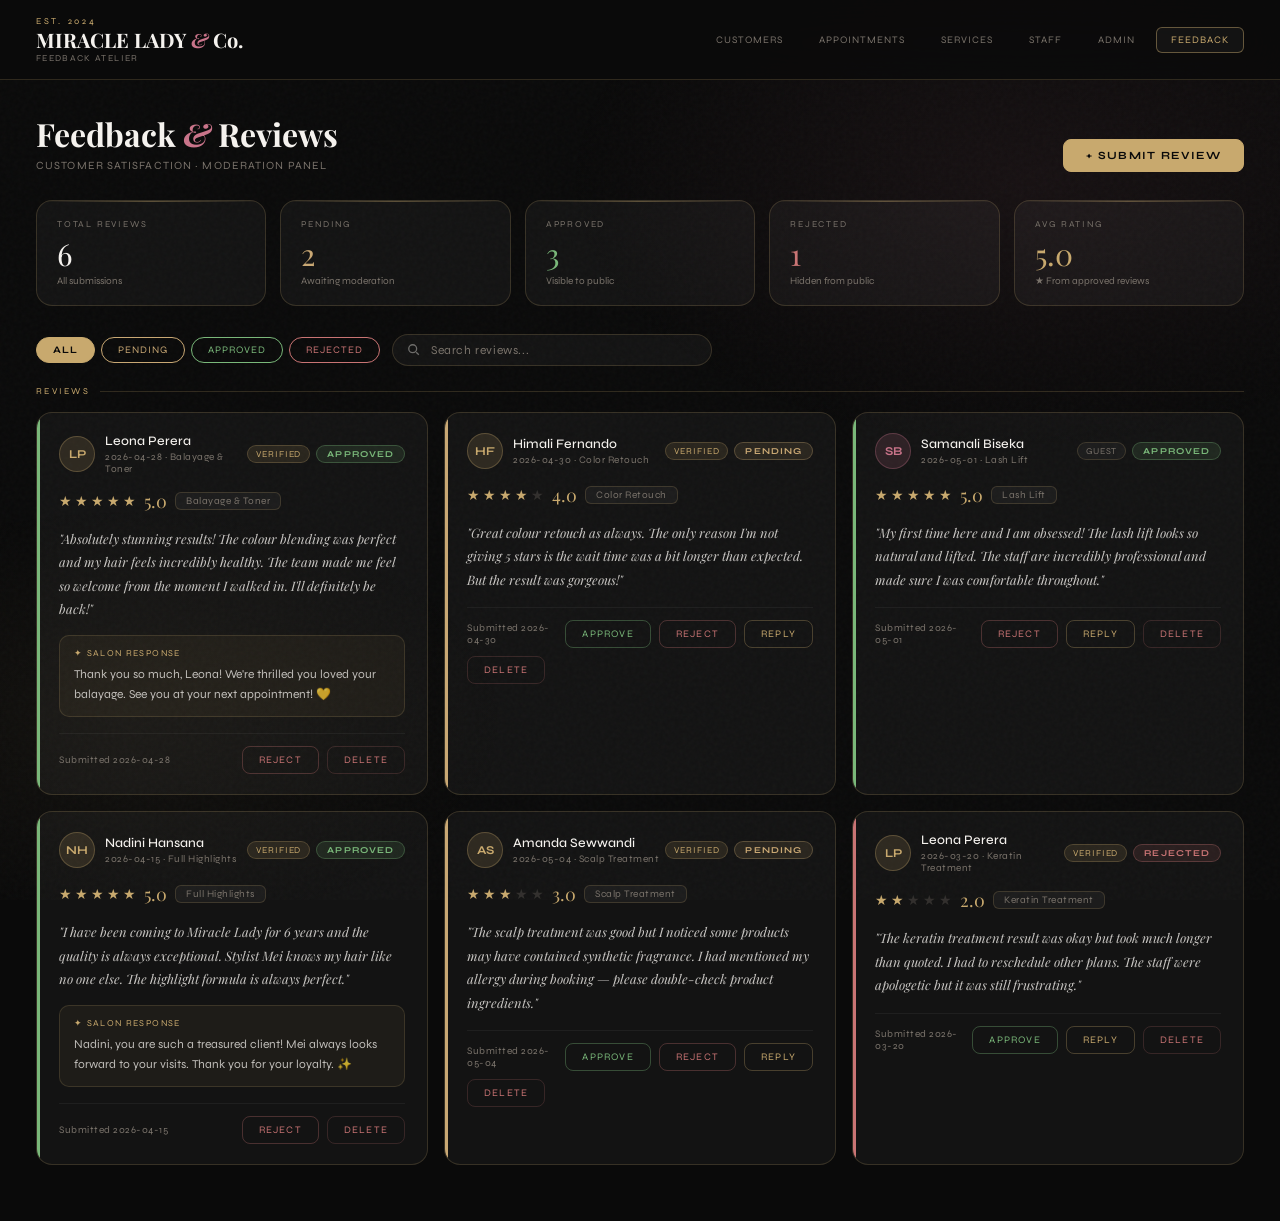
<file: src/feedbacks/feedback-complete (1).html>
<!DOCTYPE html>
<html lang="en">
<head>
    <meta charset="UTF-8">
    <meta name="viewport" content="width=device-width, initial-scale=1.0">
    <title>MIRACLE LADY SALON — Feedback & Reviews</title>
    <link href="https://fonts.googleapis.com/css2?family=Playfair+Display:ital,wght@0,400;0,700;1,400&family=Syne:wght@300;400;500;700&display=swap" rel="stylesheet">
    <style>
/* ============================================================
   MIRACLE LADY SALON — Feedback & Review Management
   2026 Dark Luxury Style
   Fonts: Playfair Display (serif) + Syne (geometric)
   Import in <head>:
   <link href="https://fonts.googleapis.com/css2?family=Playfair+Display:ital,wght@0,400;0,700;1,400&family=Syne:wght@300;400;500;700&display=swap" rel="stylesheet">
   ============================================================ */

*, *::before, *::after {
  box-sizing: border-box;
  margin: 0;
  padding: 0;
}

/* ── CSS VARIABLES ── */
:root {
  --black: #0a0a0a;
  --white: #f5f2ee;
  --cream: #ede8e0;
  --rose: #c9748a;
  --rose-dark: #a3516a;
  --rose-pale: #f5dde4;
  --gold: #c8a96e;
  --gold-light: #f0e4c8;
  --charcoal: #1e1c1a;
  --mid: #3d3835;
  --muted: #7a736b;
  --border: rgba(200, 169, 110, 0.2);
  --border-strong: rgba(200, 169, 110, 0.45);
  --glass: rgba(255, 255, 255, 0.04);
  --glass-hover: rgba(255, 255, 255, 0.08);
  --success: #7ab87a;
  --danger: #c97474;
  --warning: #c9a874;
  --info: #74a0c9;
  --pending-bg: rgba(201, 168, 116, 0.12);
  --approved-bg: rgba(122, 184, 122, 0.12);
  --rejected-bg: rgba(201, 116, 116, 0.12);
}

html { font-size: 14px; }

/* ── BASE ── */
body {
  font-family: 'Syne', sans-serif;
  background: var(--black);
  color: var(--white);
  min-height: 100vh;
  overflow-x: hidden;
}

/* Ambient background glow */
body::before {
  content: '';
  position: fixed;
  inset: 0;
  background:
    radial-gradient(ellipse 60% 50% at 80% 20%, rgba(201, 116, 138, 0.07) 0%, transparent 60%),
    radial-gradient(ellipse 50% 40% at 10% 80%, rgba(200, 169, 110, 0.05) 0%, transparent 60%);
  pointer-events: none;
  z-index: 0;
}

/* Grain texture */
body::after {
  content: '';
  position: fixed;
  inset: 0;
  opacity: 0.03;
  background-image: url("data:image/svg+xml,%3Csvg viewBox='0 0 256 256' xmlns='http://www.w3.org/2000/svg'%3E%3Cfilter id='n'%3E%3CfeTurbulence type='fractalNoise' baseFrequency='0.9' numOctaves='4' stitchTiles='stitch'/%3E%3C/filter%3E%3Crect width='100%25' height='100%25' filter='url(%23n)'/%3E%3C/svg%3E");
  pointer-events: none;
  z-index: 0;
}

/* ── LAYOUT ── */
#app {
  position: relative;
  z-index: 1;
  display: flex;
  flex-direction: column;
  min-height: 100vh;
}

/* ── TOP NAVIGATION BAR ── */
#navbar {
  display: flex;
  align-items: center;
  justify-content: space-between;
  padding: 16px 36px;
  border-bottom: 1px solid var(--border);
  background: rgba(10, 10, 10, 0.8);
  backdrop-filter: blur(20px);
  position: sticky;
  top: 0;
  z-index: 50;
}

#brand {
  display: flex;
  flex-direction: column;
}

#brand .label {
  font-size: 9px;
  letter-spacing: 0.3em;
  color: var(--gold);
  text-transform: uppercase;
}

#brand h1 {
  font-family: 'Playfair Display', serif;
  font-size: 20px;
  font-weight: 700;
  color: var(--white);
}

#brand h1 em {
  font-style: italic;
  color: var(--rose);
}

#brand .tagline {
  font-size: 9px;
  color: var(--muted);
  letter-spacing: 0.15em;
  text-transform: uppercase;
}

/* Nav links */
.nav-links {
  display: flex;
  gap: 6px;
  align-items: center;
}

.nav-link {
  font-size: 10px;
  letter-spacing: 0.1em;
  text-transform: uppercase;
  padding: 6px 14px;
  border-radius: 6px;
  color: var(--muted);
  text-decoration: none;
  transition: all 0.2s;
  border: 1px solid transparent;
}

.nav-link:hover {
  color: var(--gold);
  border-color: var(--border);
}

.nav-link.active {
  color: var(--gold);
  border-color: var(--border-strong);
  background: var(--glass);
}

/* ── MAIN CONTENT ── */
#main {
  flex: 1;
  padding: 32px 36px;
  max-width: 1400px;
  margin: 0 auto;
  width: 100%;
}

/* ── PAGE HEADER ── */
.page-header {
  display: flex;
  align-items: flex-end;
  justify-content: space-between;
  margin-bottom: 28px;
}

.page-header-left h2 {
  font-family: 'Playfair Display', serif;
  font-size: 32px;
  color: var(--white);
}

.page-header-left .sub {
  font-size: 11px;
  color: var(--muted);
  letter-spacing: 0.1em;
  margin-top: 4px;
  text-transform: uppercase;
}

/* ── STATS GRID ── */
.stats-grid {
  display: grid;
  grid-template-columns: repeat(5, 1fr);
  gap: 14px;
  margin-bottom: 28px;
}

.stat-card {
  background: var(--glass);
  border: 1px solid var(--border);
  border-radius: 16px;
  padding: 18px 20px;
  position: relative;
  overflow: hidden;
  transition: border-color 0.2s;
}

.stat-card:hover { border-color: var(--border-strong); }

/* Shimmer line on top */
.stat-card::before {
  content: '';
  position: absolute;
  top: 0; left: 0; right: 0;
  height: 1px;
  background: linear-gradient(90deg, transparent, var(--gold), transparent);
  opacity: 0.4;
}

.stat-label {
  font-size: 9px;
  letter-spacing: 0.2em;
  text-transform: uppercase;
  color: var(--muted);
  margin-bottom: 10px;
}

.stat-value {
  font-family: 'Playfair Display', serif;
  font-size: 30px;
  color: var(--white);
  line-height: 1;
}

.stat-value.gold  { color: var(--gold); }
.stat-value.rose  { color: var(--rose); }
.stat-value.green { color: var(--success); }
.stat-value.red   { color: var(--danger); }

.stat-sub {
  font-size: 10px;
  color: var(--muted);
  margin-top: 6px;
}

/* ── FILTER & SEARCH BAR ── */
.toolbar {
  display: flex;
  align-items: center;
  gap: 12px;
  margin-bottom: 20px;
  flex-wrap: wrap;
}

.filter-pills {
  display: flex;
  gap: 6px;
}

.pill {
  font-size: 10px;
  letter-spacing: 0.1em;
  text-transform: uppercase;
  padding: 6px 16px;
  border-radius: 20px;
  border: 1px solid var(--border);
  cursor: pointer;
  color: var(--muted);
  background: transparent;
  font-family: 'Syne', sans-serif;
  transition: all 0.2s;
}

.pill:hover { border-color: var(--gold); color: var(--gold); }

.pill.active {
  background: var(--gold);
  border-color: var(--gold);
  color: var(--black);
  font-weight: 700;
}

.pill.pending  { border-color: var(--warning); color: var(--warning); }
.pill.pending.active  { background: var(--warning); color: var(--black); }
.pill.approved { border-color: var(--success); color: var(--success); }
.pill.approved.active { background: var(--success); color: var(--black); }
.pill.rejected { border-color: var(--danger); color: var(--danger); }
.pill.rejected.active { background: var(--danger); color: var(--white); }

/* Search */
.search-wrap {
  flex: 1;
  max-width: 320px;
}

.search-inner {
  display: flex;
  align-items: center;
  gap: 10px;
  background: var(--glass);
  border: 1px solid var(--border);
  border-radius: 40px;
  padding: 8px 14px;
  transition: border-color 0.2s;
}

.search-inner:focus-within { border-color: var(--gold); }

.search-icon {
  width: 14px;
  height: 14px;
  opacity: 0.4;
  flex-shrink: 0;
  color: var(--white);
}

.search-input {
  background: none;
  border: none;
  outline: none;
  color: var(--white);
  font-family: 'Syne', sans-serif;
  font-size: 12px;
  width: 100%;
  letter-spacing: 0.05em;
}

.search-input::placeholder { color: var(--muted); }

/* ── FEEDBACK CARDS GRID ── */
.feedback-grid {
  display: grid;
  grid-template-columns: repeat(auto-fill, minmax(360px, 1fr));
  gap: 16px;
  margin-bottom: 24px;
}

/* ── INDIVIDUAL FEEDBACK CARD ── */
.feedback-card {
  background: var(--glass);
  border: 1px solid var(--border);
  border-radius: 16px;
  padding: 20px 22px;
  display: flex;
  flex-direction: column;
  gap: 14px;
  transition: border-color 0.2s, transform 0.2s;
  position: relative;
  overflow: hidden;
}

.feedback-card:hover {
  border-color: var(--border-strong);
  transform: translateY(-2px);
}

/* Left accent bar by status */
.feedback-card::before {
  content: '';
  position: absolute;
  left: 0; top: 0; bottom: 0;
  width: 3px;
  border-radius: 16px 0 0 16px;
}

.feedback-card.pending::before  { background: var(--warning); }
.feedback-card.approved::before { background: var(--success); }
.feedback-card.rejected::before { background: var(--danger); }

/* Card header */
.card-header {
  display: flex;
  align-items: center;
  justify-content: space-between;
}

.reviewer-info {
  display: flex;
  align-items: center;
  gap: 10px;
}

.reviewer-avatar {
  width: 36px;
  height: 36px;
  border-radius: 50%;
  background: rgba(201, 116, 138, 0.15);
  border: 1px solid rgba(201, 116, 138, 0.3);
  display: flex;
  align-items: center;
  justify-content: center;
  font-size: 12px;
  font-weight: 700;
  color: var(--rose);
  flex-shrink: 0;
}

.reviewer-avatar.verified {
  background: rgba(200, 169, 110, 0.15);
  border-color: rgba(200, 169, 110, 0.3);
  color: var(--gold);
}

.reviewer-name {
  font-size: 13px;
  font-weight: 500;
  color: var(--white);
}

.reviewer-meta {
  font-size: 10px;
  color: var(--muted);
  margin-top: 2px;
  letter-spacing: 0.05em;
}

.card-badges {
  display: flex;
  align-items: center;
  gap: 6px;
}

/* Status badge */
.status-badge {
  font-size: 9px;
  letter-spacing: 0.12em;
  text-transform: uppercase;
  padding: 3px 10px;
  border-radius: 20px;
  font-weight: 700;
}

.badge-pending  { background: var(--pending-bg);  color: var(--warning); border: 1px solid rgba(201,168,116,0.3); }
.badge-approved { background: var(--approved-bg); color: var(--success); border: 1px solid rgba(122,184,122,0.3); }
.badge-rejected { background: var(--rejected-bg); color: var(--danger);  border: 1px solid rgba(201,116,116,0.3); }

/* Review type badge */
.type-badge {
  font-size: 9px;
  letter-spacing: 0.1em;
  text-transform: uppercase;
  padding: 3px 8px;
  border-radius: 20px;
}

.type-verified { background: rgba(200,169,110,0.12); color: var(--gold); border: 1px solid rgba(200,169,110,0.25); }
.type-guest    { background: var(--glass); color: var(--muted); border: 1px solid var(--border); }

/* Star rating */
.star-row {
  display: flex;
  align-items: center;
  gap: 8px;
}

.stars {
  display: flex;
  gap: 3px;
}

.star {
  font-size: 14px;
  color: var(--muted);
  opacity: 0.3;
}

.star.filled { color: var(--gold); opacity: 1; }

.rating-number {
  font-family: 'Playfair Display', serif;
  font-size: 18px;
  color: var(--gold);
}

.service-tag {
  font-size: 10px;
  color: var(--muted);
  background: var(--glass);
  border: 1px solid var(--border);
  border-radius: 6px;
  padding: 2px 10px;
  letter-spacing: 0.05em;
}

/* Comment text */
.review-comment {
  font-family: 'Playfair Display', serif;
  font-size: 13px;
  color: var(--white);
  opacity: 0.8;
  line-height: 1.8;
  font-style: italic;
}

/* Admin reply */
.admin-reply {
  background: rgba(200, 169, 110, 0.06);
  border: 1px solid rgba(200, 169, 110, 0.18);
  border-radius: 10px;
  padding: 12px 14px;
}

.admin-reply-label {
  font-size: 9px;
  letter-spacing: 0.15em;
  text-transform: uppercase;
  color: var(--gold);
  margin-bottom: 6px;
}

.admin-reply-text {
  font-size: 12px;
  color: var(--white);
  opacity: 0.75;
  line-height: 1.7;
}

/* Reply input */
.reply-area {
  display: none;
  flex-direction: column;
  gap: 8px;
}

.reply-area.open { display: flex; }

.reply-textarea {
  width: 100%;
  background: var(--glass);
  border: 1px solid var(--border);
  border-radius: 10px;
  padding: 10px 14px;
  color: var(--white);
  font-family: 'Syne', sans-serif;
  font-size: 12px;
  resize: vertical;
  min-height: 70px;
  outline: none;
  transition: border-color 0.2s;
  line-height: 1.6;
}

.reply-textarea:focus { border-color: var(--gold); }
.reply-textarea::placeholder { color: var(--muted); }

/* Card actions */
.card-actions {
  display: flex;
  gap: 8px;
  flex-wrap: wrap;
  border-top: 1px solid rgba(255,255,255,0.05);
  padding-top: 12px;
  margin-top: 2px;
}

.card-date {
  font-size: 10px;
  color: var(--muted);
  letter-spacing: 0.05em;
  flex: 1;
  display: flex;
  align-items: center;
}

/* ── BUTTONS ── */
.btn {
  font-family: 'Syne', sans-serif;
  font-size: 10px;
  letter-spacing: 0.12em;
  text-transform: uppercase;
  padding: 7px 16px;
  border-radius: 8px;
  cursor: pointer;
  border: 1px solid var(--border);
  background: transparent;
  color: var(--muted);
  transition: all 0.2s;
}

.btn:hover { border-color: var(--gold); color: var(--gold); }

.btn-approve {
  color: var(--success);
  border-color: rgba(122, 184, 122, 0.35);
}
.btn-approve:hover { background: var(--approved-bg); border-color: var(--success); }

.btn-reject {
  color: var(--danger);
  border-color: rgba(201, 116, 116, 0.3);
}
.btn-reject:hover { background: var(--rejected-bg); border-color: var(--danger); }

.btn-reply {
  color: var(--gold);
  border-color: rgba(200, 169, 110, 0.3);
}
.btn-reply:hover { background: rgba(200, 169, 110, 0.08); border-color: var(--gold); }

.btn-send {
  background: var(--gold);
  border-color: var(--gold);
  color: var(--black);
  font-weight: 700;
}
.btn-send:hover { background: #d4b77c; transform: translateY(-1px); box-shadow: 0 4px 16px rgba(200,169,110,0.25); }

.btn-delete {
  color: var(--danger);
  border-color: rgba(201, 116, 116, 0.2);
}
.btn-delete:hover { background: var(--rejected-bg); border-color: var(--danger); }

.btn-primary {
  background: var(--gold);
  border-color: var(--gold);
  color: var(--black);
  font-weight: 700;
  padding: 9px 22px;
  font-size: 11px;
}
.btn-primary:hover {
  background: #d4b77c;
  transform: translateY(-1px);
  box-shadow: 0 4px 20px rgba(200,169,110,0.3);
}

/* ── EMPTY STATE ── */
.empty-state {
  display: flex;
  flex-direction: column;
  align-items: center;
  justify-content: center;
  padding: 80px 40px;
  gap: 16px;
}

.empty-icon {
  font-family: 'Playfair Display', serif;
  font-style: italic;
  color: var(--gold);
  font-size: 56px;
  opacity: 0.15;
}

.empty-text {
  font-size: 12px;
  letter-spacing: 0.15em;
  text-transform: uppercase;
  color: var(--muted);
}

/* ── MODAL ── */
#modal-overlay {
  display: none;
  position: fixed;
  inset: 0;
  background: rgba(0, 0, 0, 0.7);
  backdrop-filter: blur(8px);
  z-index: 100;
  align-items: center;
  justify-content: center;
}

#modal-overlay.open { display: flex; }

#modal {
  background: #111110;
  border: 1px solid var(--border-strong);
  border-radius: 20px;
  width: 500px;
  padding: 32px;
  position: relative;
  animation: modalIn 0.25s ease;
}

/* Gold shimmer on modal */
#modal::before {
  content: '';
  position: absolute;
  top: 0; left: 40px; right: 40px;
  height: 1px;
  background: linear-gradient(90deg, transparent, var(--gold), transparent);
  opacity: 0.5;
}

@keyframes modalIn {
  from { opacity: 0; transform: scale(0.96) translateY(10px); }
  to   { opacity: 1; transform: scale(1) translateY(0); }
}

#modal h3 {
  font-family: 'Playfair Display', serif;
  font-size: 22px;
  color: var(--white);
  margin-bottom: 4px;
}

#modal .modal-sub {
  font-size: 10px;
  letter-spacing: 0.15em;
  text-transform: uppercase;
  color: var(--muted);
  margin-bottom: 24px;
}

/* Form */
.form-row    { display: grid; grid-template-columns: 1fr 1fr; gap: 14px; margin-bottom: 14px; }
.form-single { margin-bottom: 14px; }

.form-group label {
  display: block;
  font-size: 9px;
  letter-spacing: 0.2em;
  text-transform: uppercase;
  color: var(--muted);
  margin-bottom: 6px;
}

.form-group input,
.form-group select,
.form-group textarea {
  width: 100%;
  background: var(--glass);
  border: 1px solid var(--border);
  border-radius: 10px;
  padding: 10px 14px;
  color: var(--white);
  font-family: 'Syne', sans-serif;
  font-size: 13px;
  outline: none;
  transition: border-color 0.2s;
  -webkit-appearance: none;
}

.form-group select option { background: #1a1916; color: var(--white); }

.form-group input:focus,
.form-group select:focus,
.form-group textarea:focus {
  border-color: var(--gold);
  background: rgba(200, 169, 110, 0.05);
}

.form-group textarea { resize: vertical; min-height: 80px; line-height: 1.6; }

/* Star rating input */
.star-input {
  display: flex;
  gap: 8px;
  margin-top: 4px;
}

.star-btn {
  font-size: 22px;
  cursor: pointer;
  color: var(--muted);
  opacity: 0.35;
  background: none;
  border: none;
  transition: all 0.15s;
  padding: 0;
}

.star-btn:hover,
.star-btn.selected { color: var(--gold); opacity: 1; }

.modal-actions {
  display: flex;
  justify-content: flex-end;
  gap: 10px;
  margin-top: 24px;
  padding-top: 20px;
  border-top: 1px solid var(--border);
}

/* ── TOAST ── */
#toast {
  position: fixed;
  bottom: 24px;
  right: 24px;
  background: var(--charcoal);
  border: 1px solid var(--border-strong);
  border-radius: 12px;
  padding: 12px 20px;
  font-size: 12px;
  letter-spacing: 0.05em;
  color: var(--white);
  z-index: 200;
  opacity: 0;
  transform: translateY(10px);
  transition: all 0.3s;
  pointer-events: none;
}

#toast.show { opacity: 1; transform: translateY(0); }

/* ── SECTION TITLE ── */
.section-title {
  font-size: 9px;
  letter-spacing: 0.25em;
  text-transform: uppercase;
  color: var(--gold);
  margin-bottom: 16px;
  display: flex;
  align-items: center;
  gap: 10px;
}

.section-title::after {
  content: '';
  flex: 1;
  height: 1px;
  background: var(--border);
}

/* ── ANIMATIONS ── */
@keyframes fadeSlideIn {
  from { opacity: 0; transform: translateY(12px); }
  to   { opacity: 1; transform: translateY(0); }
}

.animate-in { animation: fadeSlideIn 0.35s ease forwards; }

.feedback-card:nth-child(1) { animation-delay: 0.00s; }
.feedback-card:nth-child(2) { animation-delay: 0.05s; }
.feedback-card:nth-child(3) { animation-delay: 0.10s; }
.feedback-card:nth-child(4) { animation-delay: 0.15s; }
.feedback-card:nth-child(5) { animation-delay: 0.20s; }
.feedback-card:nth-child(6) { animation-delay: 0.25s; }

/* ── SCROLLBAR ── */
::-webkit-scrollbar { width: 4px; }
::-webkit-scrollbar-track { background: transparent; }
::-webkit-scrollbar-thumb { background: var(--border); border-radius: 4px; }

/* ── RESPONSIVE ── */
@media (max-width: 1100px) {
  .stats-grid { grid-template-columns: repeat(3, 1fr); }
}

@media (max-width: 900px) {
  #navbar    { padding: 14px 20px; }
  #main      { padding: 20px; }
  .stats-grid { grid-template-columns: repeat(2, 1fr); }
  .feedback-grid { grid-template-columns: 1fr; }
  .page-header { flex-direction: column; align-items: flex-start; gap: 12px; }
}

@media (max-width: 600px) {
  .stats-grid  { grid-template-columns: 1fr 1fr; }
  .form-row    { grid-template-columns: 1fr; }
  #modal       { width: 95vw; padding: 24px; }
  .toolbar     { flex-direction: column; align-items: flex-start; }
  .search-wrap { max-width: 100%; width: 100%; }
}

    </style>
</head>
<body>

<div id="app">

    <!-- ── NAVBAR ── -->
    <nav id="navbar">
        <div id="brand">
            <div class="label">Est. 2024</div>
            <h1>MIRACLE LADY <em>&</em> Co.</h1>
            <div class="tagline">Feedback Atelier</div>
        </div>
        <div class="nav-links">
            <a href="salon-crm.html"    class="nav-link">Customers</a>
            <a href="appointment.html"  class="nav-link">Appointments</a>
            <a href="services.html"     class="nav-link">Services</a>
            <a href="staff.html"        class="nav-link">Staff</a>
            <a href="admin.html"        class="nav-link">Admin</a>
            <a href="feedback.html"     class="nav-link active">Feedback</a>
        </div>
    </nav>

    <!-- ── MAIN ── -->
    <div id="main">

        <!-- Page header -->
        <div class="page-header">
            <div class="page-header-left">
                <h2>Feedback <em style="font-style:italic;color:var(--rose)">&</em> Reviews</h2>
                <div class="sub">Customer satisfaction · Moderation panel</div>
            </div>
            <button class="btn btn-primary" onclick="openSubmitModal()">
                + Submit Review
            </button>
        </div>

        <!-- Stats grid -->
        <div class="stats-grid" id="stats-grid"></div>

        <!-- Toolbar: filter + search -->
        <div class="toolbar">
            <div class="filter-pills">
                <button class="pill active" onclick="setFilter('all', this)">All</button>
                <button class="pill pending"  onclick="setFilter('PENDING', this)">Pending</button>
                <button class="pill approved" onclick="setFilter('APPROVED', this)">Approved</button>
                <button class="pill rejected" onclick="setFilter('REJECTED', this)">Rejected</button>
            </div>
            <div class="search-wrap">
                <div class="search-inner">
                    <svg class="search-icon" viewBox="0 0 16 16" fill="none" stroke="currentColor" stroke-width="1.5">
                        <circle cx="6.5" cy="6.5" r="4.5"/><path d="m10.5 10.5 3 3"/>
                    </svg>
                    <input class="search-input" id="search" type="text" placeholder="Search reviews..." oninput="renderCards()">
                </div>
            </div>
        </div>

        <!-- Feedback cards -->
        <div class="section-title">Reviews</div>
        <div class="feedback-grid" id="feedback-grid"></div>

        <!-- Empty state -->
        <div class="empty-state" id="empty-state" style="display:none">
            <div class="empty-icon">✦</div>
            <div class="empty-text">No reviews found</div>
        </div>

    </div>
</div>

<!-- ── SUBMIT REVIEW MODAL ── -->
<div id="modal-overlay">
    <div id="modal">
        <h3 id="modal-title">Submit Review</h3>
        <div class="modal-sub">Share your experience</div>

        <div class="form-row">
            <div class="form-group">
                <label>Customer</label>
                <select id="f-customer">
                    <option value="">Select customer...</option>
                </select>
            </div>
            <div class="form-group">
                <label>Service</label>
                <select id="f-service">
                    <option value="">Select service...</option>
                    <option value="1">Balayage & Toner</option>
                    <option value="2">Deep Conditioning</option>
                    <option value="3">Cut & Style</option>
                    <option value="4">Keratin Treatment</option>
                    <option value="5">Lash Lift</option>
                    <option value="6">Full Highlights</option>
                    <option value="7">Color Retouch</option>
                    <option value="8">Scalp Treatment</option>
                    <option value="9">Box Braids</option>
                </select>
            </div>
        </div>

        <div class="form-single">
            <div class="form-group">
                <label>Star Rating</label>
                <div class="star-input" id="star-input">
                    <button class="star-btn" data-val="1" onclick="setRating(1)">★</button>
                    <button class="star-btn" data-val="2" onclick="setRating(2)">★</button>
                    <button class="star-btn" data-val="3" onclick="setRating(3)">★</button>
                    <button class="star-btn" data-val="4" onclick="setRating(4)">★</button>
                    <button class="star-btn" data-val="5" onclick="setRating(5)">★</button>
                </div>
            </div>
        </div>

        <div class="form-single">
            <div class="form-group">
                <label>Review Type</label>
                <select id="f-type">
                    <option value="VERIFIED">Verified Customer</option>
                    <option value="GUEST">Guest</option>
                </select>
            </div>
        </div>

        <div class="form-single">
            <div class="form-group">
                <label>Comment</label>
                <textarea id="f-comment" placeholder="Share your experience at Miracle Lady Salon..."></textarea>
            </div>
        </div>

        <div class="modal-actions">
            <button class="btn" onclick="closeModal()">Cancel</button>
            <button class="btn btn-send" onclick="saveFeedback()">Submit Review</button>
        </div>
    </div>
</div>

<!-- ── TOAST ── -->
<div id="toast"></div>

<script>
// ── SAMPLE DATA ──
let feedbacks = [
    {
        id: 1,
        customerId: 1, customerName: "Leona Perera",
        serviceId: 1, serviceName: "Balayage & Toner",
        rating: 5,
        comment: "Absolutely stunning results! The colour blending was perfect and my hair feels incredibly healthy. The team made me feel so welcome from the moment I walked in. I'll definitely be back!",
        adminReply: "Thank you so much, Leona! We're thrilled you loved your balayage. See you at your next appointment! 💛",
        status: "APPROVED", reviewType: "VERIFIED",
        submittedAt: "2026-04-28", repliedAt: "2026-04-29"
    },
    {
        id: 2,
        customerId: 2, customerName: "Himali Fernando",
        serviceId: 7, serviceName: "Color Retouch",
        rating: 4,
        comment: "Great colour retouch as always. The only reason I'm not giving 5 stars is the wait time was a bit longer than expected. But the result was gorgeous!",
        adminReply: null,
        status: "PENDING", reviewType: "VERIFIED",
        submittedAt: "2026-04-30", repliedAt: null
    },
    {
        id: 3,
        customerId: 3, customerName: "Samanali Biseka",
        serviceId: 5, serviceName: "Lash Lift",
        rating: 5,
        comment: "My first time here and I am obsessed! The lash lift looks so natural and lifted. The staff are incredibly professional and made sure I was comfortable throughout.",
        adminReply: null,
        status: "APPROVED", reviewType: "GUEST",
        submittedAt: "2026-05-01", repliedAt: null
    },
    {
        id: 4,
        customerId: 4, customerName: "Nadini Hansana",
        serviceId: 6, serviceName: "Full Highlights",
        rating: 5,
        comment: "I have been coming to Miracle Lady for 6 years and the quality is always exceptional. Stylist Mei knows my hair like no one else. The highlight formula is always perfect.",
        adminReply: "Nadini, you are such a treasured client! Mei always looks forward to your visits. Thank you for your loyalty. ✨",
        status: "APPROVED", reviewType: "VERIFIED",
        submittedAt: "2026-04-15", repliedAt: "2026-04-16"
    },
    {
        id: 5,
        customerId: 5, customerName: "Amanda Sewwandi",
        serviceId: 8, serviceName: "Scalp Treatment",
        rating: 3,
        comment: "The scalp treatment was good but I noticed some products may have contained synthetic fragrance. I had mentioned my allergy during booking — please double-check product ingredients.",
        adminReply: null,
        status: "PENDING", reviewType: "VERIFIED",
        submittedAt: "2026-05-04", repliedAt: null
    },
    {
        id: 6,
        customerId: 1, customerName: "Leona Perera",
        serviceId: 4, serviceName: "Keratin Treatment",
        rating: 2,
        comment: "The keratin treatment result was okay but took much longer than quoted. I had to reschedule other plans. The staff were apologetic but it was still frustrating.",
        adminReply: null,
        status: "REJECTED", reviewType: "VERIFIED",
        submittedAt: "2026-03-20", repliedAt: null
    },
];

const customers = [
    { id: 1, name: "Leona Perera" },
    { id: 2, name: "Himali Fernando" },
    { id: 3, name: "Samanali Biseka" },
    { id: 4, name: "Nadini Hansana" },
    { id: 5, name: "Amanda Sewwandi" },
];

let activeFilter = 'all';
let selectedRating = 0;
let editingId = null;

// ── INIT ──
function init() {
    populateCustomerSelect();
    renderStats();
    renderCards();
}

function populateCustomerSelect() {
    const sel = document.getElementById('f-customer');
    customers.forEach(c => {
        const opt = document.createElement('option');
        opt.value = c.id;
        opt.textContent = c.name;
        sel.appendChild(opt);
    });
}

// ── STATS ──
function renderStats() {
    const total    = feedbacks.length;
    const pending  = feedbacks.filter(f => f.status === 'PENDING').length;
    const approved = feedbacks.filter(f => f.status === 'APPROVED').length;
    const rejected = feedbacks.filter(f => f.status === 'REJECTED').length;
    const approvedItems = feedbacks.filter(f => f.status === 'APPROVED');
    const avg = approvedItems.length
        ? (approvedItems.reduce((s, f) => s + f.rating, 0) / approvedItems.length).toFixed(1)
        : '—';

    document.getElementById('stats-grid').innerHTML = `
        <div class="stat-card animate-in">
            <div class="stat-label">Total Reviews</div>
            <div class="stat-value">${total}</div>
            <div class="stat-sub">All submissions</div>
        </div>
        <div class="stat-card animate-in">
            <div class="stat-label">Pending</div>
            <div class="stat-value" style="color:var(--warning)">${pending}</div>
            <div class="stat-sub">Awaiting moderation</div>
        </div>
        <div class="stat-card animate-in">
            <div class="stat-label">Approved</div>
            <div class="stat-value green">${approved}</div>
            <div class="stat-sub">Visible to public</div>
        </div>
        <div class="stat-card animate-in">
            <div class="stat-label">Rejected</div>
            <div class="stat-value red">${rejected}</div>
            <div class="stat-sub">Hidden from public</div>
        </div>
        <div class="stat-card animate-in">
            <div class="stat-label">Avg Rating</div>
            <div class="stat-value gold">${avg}</div>
            <div class="stat-sub">★ From approved reviews</div>
        </div>`;
}

// ── FILTER ──
function setFilter(f, el) {
    activeFilter = f;
    document.querySelectorAll('.pill').forEach(p => p.classList.remove('active'));
    el.classList.add('active');
    renderCards();
}

// ── RENDER CARDS ──
function renderCards() {
    const q = document.getElementById('search').value.toLowerCase();
    let data = feedbacks.filter(f => {
        const matchFilter = activeFilter === 'all' || f.status === activeFilter;
        const matchSearch = (f.customerName + f.comment + (f.serviceName||'')).toLowerCase().includes(q);
        return matchFilter && matchSearch;
    });

    const grid  = document.getElementById('feedback-grid');
    const empty = document.getElementById('empty-state');

    if (!data.length) {
        grid.innerHTML = '';
        empty.style.display = 'flex';
        return;
    }
    empty.style.display = 'none';

    grid.innerHTML = data.map(f => feedbackCardHTML(f)).join('');
}

function starsHTML(rating) {
    return [1,2,3,4,5].map(i =>
        `<span class="star ${i <= rating ? 'filled' : ''}">★</span>`
    ).join('');
}

function initials(name) {
    return name.split(' ').map(n => n[0]).join('').toUpperCase().slice(0,2);
}

function feedbackCardHTML(f) {
    const isVerified = f.reviewType === 'VERIFIED';
    const statusClass = f.status.toLowerCase();
    const badgeClass  = 'badge-' + statusClass;
    const typeClass   = isVerified ? 'type-verified' : 'type-guest';
    const avatarClass = isVerified ? 'verified' : '';

    const adminReplyHTML = f.adminReply ? `
        <div class="admin-reply">
            <div class="admin-reply-label">✦ Salon Response</div>
            <div class="admin-reply-text">${f.adminReply}</div>
        </div>` : '';

    const approveBtn  = f.status !== 'APPROVED'
        ? `<button class="btn btn-approve" onclick="approveFeedback(${f.id})">Approve</button>` : '';
    const rejectBtn   = f.status !== 'REJECTED'
        ? `<button class="btn btn-reject"  onclick="rejectFeedback(${f.id})">Reject</button>`  : '';
    const replyBtn    = !f.adminReply
        ? `<button class="btn btn-reply"   onclick="toggleReply(${f.id})">Reply</button>`      : '';

    return `
    <div class="feedback-card ${statusClass} animate-in" id="card-${f.id}">
        <div class="card-header">
            <div class="reviewer-info">
                <div class="reviewer-avatar ${avatarClass}">${initials(f.customerName)}</div>
                <div>
                    <div class="reviewer-name">${f.customerName}</div>
                    <div class="reviewer-meta">${f.submittedAt}${f.serviceName ? ' · ' + f.serviceName : ''}</div>
                </div>
            </div>
            <div class="card-badges">
                <span class="type-badge ${typeClass}">${isVerified ? 'Verified' : 'Guest'}</span>
                <span class="status-badge ${badgeClass}">${f.status}</span>
            </div>
        </div>

        <div class="star-row">
            <div class="stars">${starsHTML(f.rating)}</div>
            <div class="rating-number">${f.rating}.0</div>
            ${f.serviceName ? `<span class="service-tag">${f.serviceName}</span>` : ''}
        </div>

        <div class="review-comment">"${f.comment}"</div>

        ${adminReplyHTML}

        <div class="reply-area" id="reply-area-${f.id}">
            <textarea class="reply-textarea" id="reply-text-${f.id}" placeholder="Write your reply as Miracle Lady Salon..."></textarea>
            <div style="display:flex;gap:8px;justify-content:flex-end">
                <button class="btn" onclick="toggleReply(${f.id})">Cancel</button>
                <button class="btn btn-send" onclick="submitReply(${f.id})">Send Reply</button>
            </div>
        </div>

        <div class="card-actions">
            <div class="card-date">Submitted ${f.submittedAt}</div>
            ${approveBtn}
            ${rejectBtn}
            ${replyBtn}
            <button class="btn btn-delete" onclick="deleteFeedback(${f.id})">Delete</button>
        </div>
    </div>`;
}

// ── APPROVE ──
function approveFeedback(id) {
    const f = feedbacks.find(x => x.id === id);
    if (f) { f.status = 'APPROVED'; renderStats(); renderCards(); showToast('Review approved ✓'); }
}

// ── REJECT ──
function rejectFeedback(id) {
    const f = feedbacks.find(x => x.id === id);
    if (f) { f.status = 'REJECTED'; renderStats(); renderCards(); showToast('Review rejected.'); }
}

// ── TOGGLE REPLY BOX ──
function toggleReply(id) {
    const area = document.getElementById('reply-area-' + id);
    if (area) area.classList.toggle('open');
}

// ── SUBMIT REPLY ──
function submitReply(id) {
    const text = document.getElementById('reply-text-' + id).value.trim();
    if (!text) { showToast('Please write a reply first.'); return; }
    const f = feedbacks.find(x => x.id === id);
    if (f) {
        f.adminReply = text;
        f.repliedAt  = new Date().toISOString().slice(0,10);
        f.status     = 'APPROVED';
        renderStats(); renderCards();
        showToast('Reply sent & review approved ✓');
    }
}

// ── DELETE ──
function deleteFeedback(id) {
    if (!confirm('Delete this review permanently?')) return;
    feedbacks = feedbacks.filter(x => x.id !== id);
    renderStats(); renderCards();
    showToast('Review deleted.');
}

// ── MODAL ──
function openSubmitModal() {
    editingId = null;
    selectedRating = 0;
    document.getElementById('modal-title').textContent = 'Submit Review';
    document.getElementById('f-customer').value = '';
    document.getElementById('f-service').value  = '';
    document.getElementById('f-comment').value  = '';
    document.getElementById('f-type').value     = 'VERIFIED';
    updateStarDisplay();
    document.getElementById('modal-overlay').classList.add('open');
}

function closeModal() {
    document.getElementById('modal-overlay').classList.remove('open');
}

// ── STAR RATING ──
function setRating(val) {
    selectedRating = val;
    updateStarDisplay();
}

function updateStarDisplay() {
    document.querySelectorAll('.star-btn').forEach(btn => {
        btn.classList.toggle('selected', parseInt(btn.dataset.val) <= selectedRating);
    });
}

// ── SAVE FEEDBACK ──
function saveFeedback() {
    const customerId = parseInt(document.getElementById('f-customer').value);
    const comment    = document.getElementById('f-comment').value.trim();

    if (!customerId)    { showToast('Please select a customer.'); return; }
    if (!selectedRating){ showToast('Please select a star rating.'); return; }
    if (!comment)       { showToast('Please write a comment.'); return; }

    const customer    = customers.find(c => c.id === customerId);
    const serviceEl   = document.getElementById('f-service');
    const serviceId   = parseInt(serviceEl.value) || null;
    const serviceName = serviceEl.value ? serviceEl.options[serviceEl.selectedIndex].text : null;

    const newF = {
        id: Date.now(),
        customerId,
        customerName: customer.name,
        serviceId,
        serviceName,
        rating: selectedRating,
        comment,
        adminReply: null,
        status: 'PENDING',
        reviewType: document.getElementById('f-type').value,
        submittedAt: new Date().toISOString().slice(0,10),
        repliedAt: null,
    };

    feedbacks.unshift(newF);
    closeModal();
    renderStats();
    renderCards();
    showToast('Review submitted — pending moderation.');
}

// ── TOAST ──
function showToast(msg) {
    const t = document.getElementById('toast');
    t.textContent = msg;
    t.classList.add('show');
    setTimeout(() => t.classList.remove('show'), 2800);
}

// Close modal on backdrop click
document.getElementById('modal-overlay').addEventListener('click', e => {
    if (e.target === document.getElementById('modal-overlay')) closeModal();
});

// ── START ──
init();
</script>
</body>
</html>
</file>
